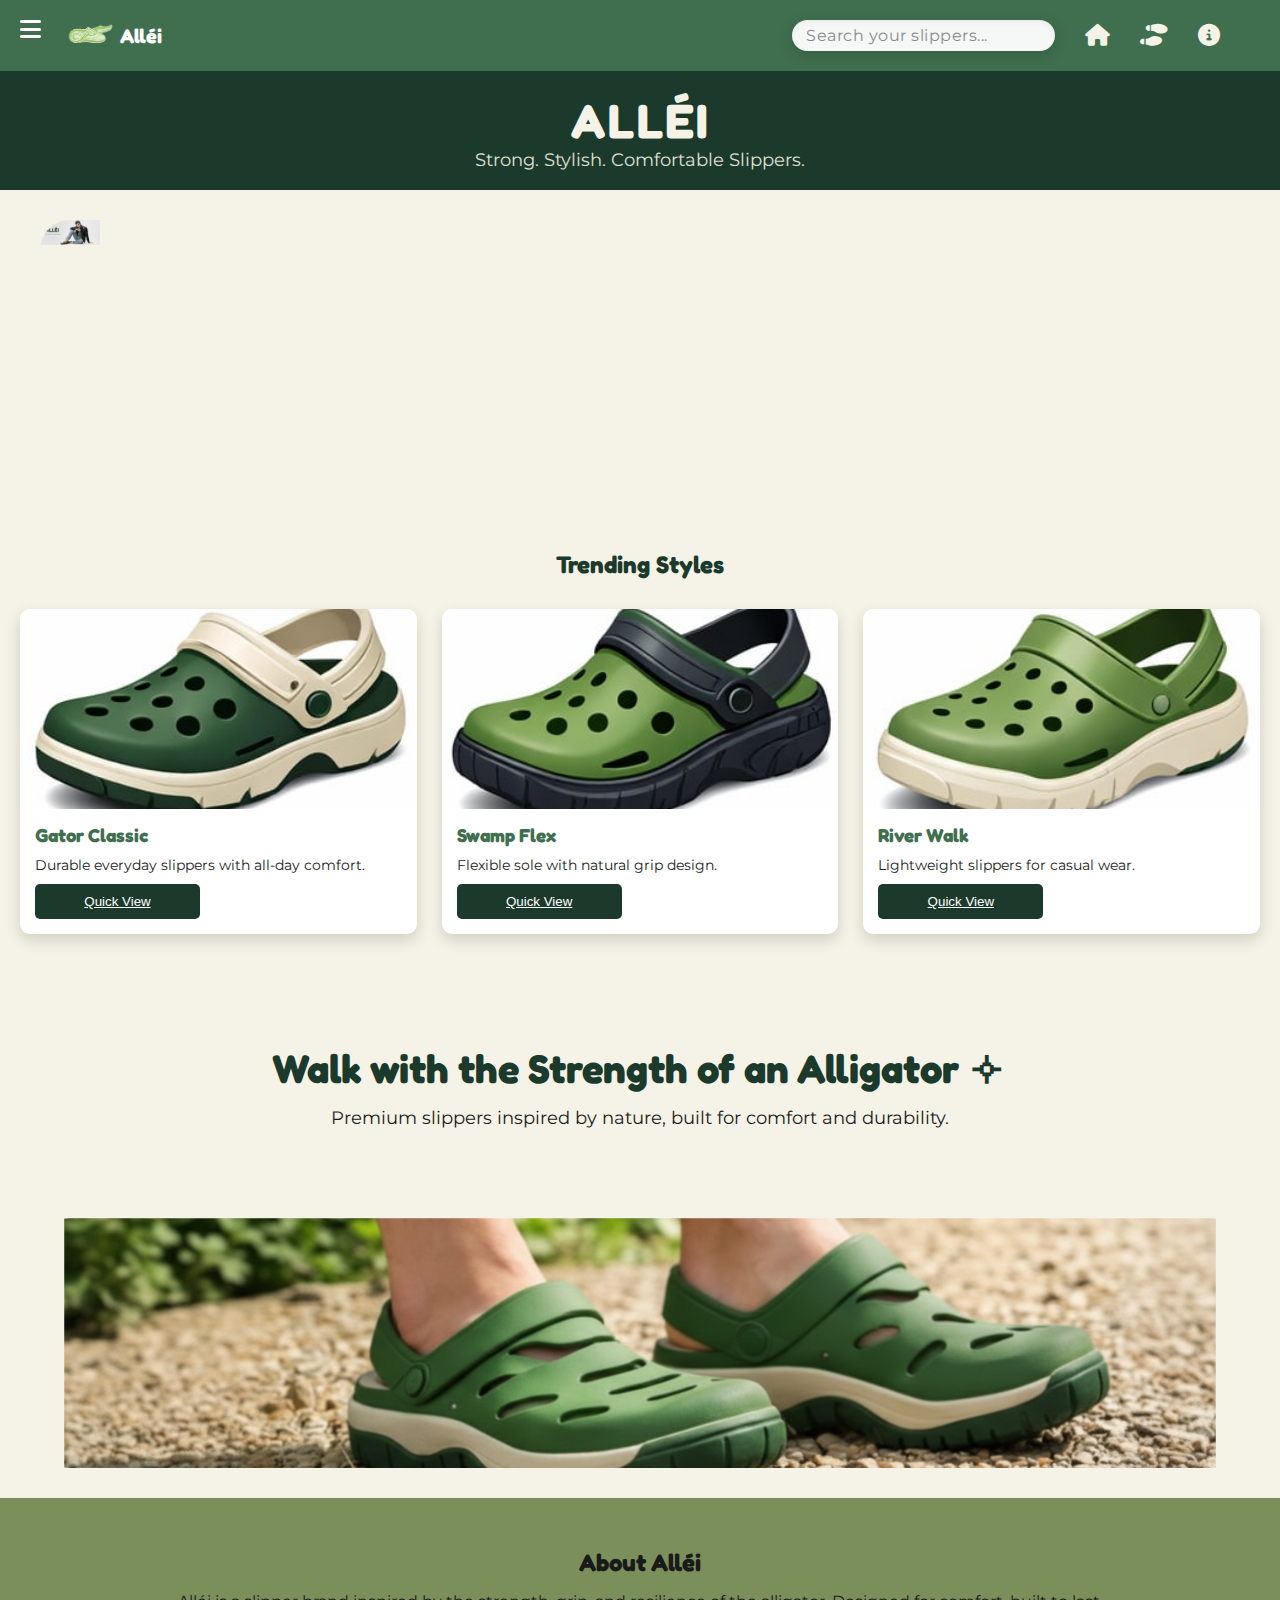
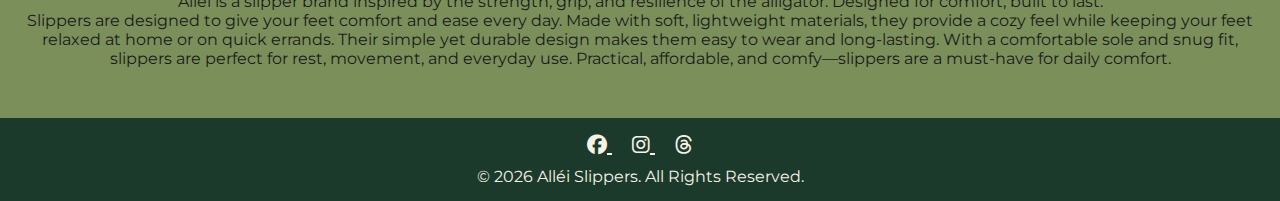
<file: index.html>
<!DOCTYPE html>
<html lang="en">
<head>
<meta charset="UTF-8">
<meta name="viewport" content="width=device-width, initial-scale=1.0">
<title>Alligator | Slippers</title>
<link rel="stylesheet" href="https://cdnjs.cloudflare.com/ajax/libs/font-awesome/6.5.1/css/all.min.css">
<link rel="stylesheet" href="https://fonts.googleapis.com/css2?family=Fredoka+One&family=Montserrat:wght@400;600&display=swap">
<link rel="stylesheet" href="styles.css">
</head>

<body>
<nav class="icon-nav">
  <input type="checkbox" id="menu-toggle" hidden>
  <label for="menu-toggle" class="menu-toggle">
    <i class="fa-solid fa-bars"></i>  
  </label>
  
  <div class="menu">
    <div class="menu_header">
      <h2>Menu</h2>
    </div>
    <div class="menu_item">
       <a href="index.html" style="color:black;">
      <i class="fa-solid fa-house"></i>
      <span>Home</span>
   </a>
    </div>
    <div class="menu_item">
      <a href="shoppingcart.html" style="color:black;">
      <i class="fa-solid fa-cart-shopping"></i>
      <span>Cart</span>
      </a>
    </div>
    <div class="menu_item">
  <a href="Account.html" style="color:black;">
      <i class="fa-solid fa-user"></i>
      <span>Account</span>
  </a>
    </div>
    <div class="menu_item">
      <i class="fa-solid fa-circle-question"></i>
      <span>Help</span>
    </div>
  </div>
  <img src="logo.png" alt="Alli Logo" class="img">
    <h1 style="float: left; font-size: 20px; color: #FFFFFF; margin-right: 600px;">Alléi</h1>
<div class="search-bar-full">
    <input type="text" id="searchInput" placeholder="Search your slippers..." onkeyup="searchProducts()">
</div>

    <a href="#" title="Home">
        <i class="fa-solid fa-house"></i>
    </a>
    <a href="Products.html" title="Products">
        <i class="fa-solid fa-shoe-prints"></i>
    </a>
    <a href="#about" title="About">
        <i class="fa-solid fa-circle-info"></i>
    </a>
</nav>

<header>
    <h1>ALLÉI</h1>
    <p>Strong. Stylish. Comfortable Slippers.</p>
</header>
  <div id="front-model">
   <img src="front.png" alt="front-model">
  </div>
<section class="products" id="products">
   
  <h2>Trending Styles</h2>

    <div class="product-grid">
        <!-- PRODUCT 1 -->
        <div class="card">
            <img src="gatorclassic.jpg" alt="Slipper 1">
            <div class="card-content">
                <h3>Gator Classic</h3>
                <p>Durable everyday slippers with all-day comfort.</p>
                <button><a href="Products.html" onclick="buy()">Quick View</a></button>
            </div>
        </div>

        <!-- PRODUCT 2 -->
        <div class="card">
           <img src="swampflex.jpg" alt="Slipper 2">
            <div class="card-content">
                <h3>Swamp Flex</h3>
                <p>Flexible sole with natural grip design.</p>
                <button><a href="Products.html" onclick="buy()">Quick View</a></button>
            </div>
        </div>

        <!-- PRODUCT 3 -->
        <div class="card">
           <img src="riverwalk.jpg" alt="Slipper 3">
            <div class="card-content">
                <h3>River Walk</h3>
                <p>Lightweight slippers for casual wear.</p>
                <button><a href="Products.html" onclick="buy()">Quick View</a></button>
            </div>
        </div>
    </div>
</section>
    <section class="hero">
       <h2>Walk with the Strength of an Alligator 🝊</h2>
       <p>Premium slippers inspired by nature, built for comfort and durability.</p>
    </section>

    <div class="carousel">
       <img src="footie1.png" class="carousel-img" alt="Slipper 1">
       <img src="footie2.png" class="carousel-img" alt="Slipper 2">
       <img src="footie3.png" class="carousel-img" alt="Slipper 3">
       <img src="footie4.png" class="carousel-img" alt="Slipper 3">
    </div>

<section class="about" id="about">
    <h2>About Alléi</h2>
    <p>
        Alléi is a slipper brand inspired by the strength, grip, and resilience
        of the alligator. Designed for comfort, built to last.
        <br>Slippers are designed to give your feet comfort and ease every day. Made with soft, lightweight materials, they provide a cozy feel while keeping your feet relaxed at home or on quick errands. Their simple yet durable design makes them easy to wear and long-lasting. With a comfortable sole and snug fit, slippers are perfect for rest, movement, and everyday use. Practical, affordable, and comfy—slippers are a must-have for daily comfort.
    </p>
</section>

<footer>
    <div style="margin-bottom:10px;">
    <a href="https://www.facebook.com/marycharlene.perez.9" style="color:#F5F3E7; margin:0 10px; font-size:20px;">
        <i class="fa-brands fa-facebook"></i>
    </a>
    <a href="https://www.instagram.com/pcha_mary" style="color:#F5F3E7; margin:0 10px; font-size:20px;">
        <i class="fa-brands fa-instagram"></i>
    </a>
    <a href="https://www.threads.com/@pcha_mary" style="color:#F5F3E7; margin:0 10px; font-size:20px;">
        <i class="fa-brands fa-threads"></i>
    </a>
</div>

    <p>© 2026 Alléi Slippers. All Rights Reserved.</p>
</footer>

<script>
let currentIndex = 0;
const slides = document.querySelectorAll('.carousel-img');

function showSlide(index) {
  slides.forEach((img, i) => {
    img.classList.remove('active');
    if(i === index) img.classList.add('active');
  });
}

// initial display
showSlide(currentIndex);

// rotate every 5 seconds
setInterval(() => {
  currentIndex = (currentIndex + 1) % slides.length;
  showSlide(currentIndex);
}, 5000); // 5000ms = 5 seconds

</script>




</body>
</html>
</file>
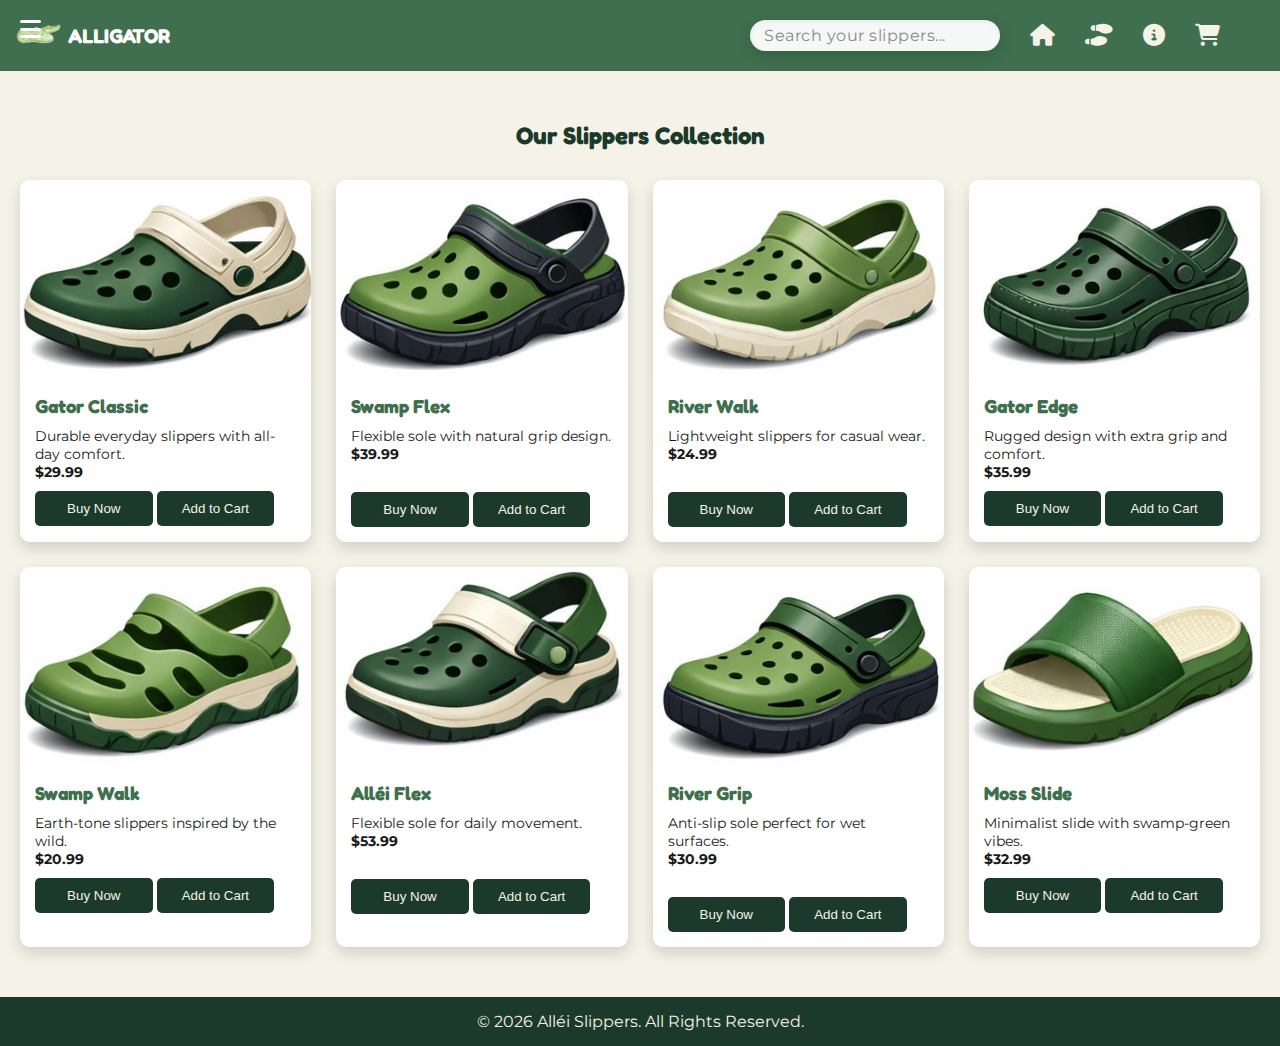
<file: Products.html>
<!DOCTYPE html>
<html lang="en">
<head>
<meta charset="UTF-8">
<meta name="viewport" content="width=device-width, initial-scale=1.0">
<title>Alligator | Slippers</title>
<link rel="stylesheet" href="https://cdnjs.cloudflare.com/ajax/libs/font-awesome/6.5.1/css/all.min.css">
<link rel="stylesheet" href="https://fonts.googleapis.com/css2?family=Fredoka+One&family=Montserrat:wght@400;600&display=swap">
<link rel="stylesheet" href="styles.css">
</head>

<body>
<nav class="icon-nav">
  <input type="checkbox" id="menu-toggle" hidden>
  <label for="menu-toggle" class="menu-toggle">
    <i class="fa-solid fa-bars"></i>  
  </label>
  
  <div class="menu">
    <div class="menu_header">
      <h2>Menu</h2>
    </div>
    <div class="menu_item">
 <a href= "index.html" style="color:black;">
      <i class="fa-solid fa-house"></i>
      <span>Home</span>
   </a>
    </div>
    <div class="menu_item">
     <a href= "shoppingcart.html" style="color:black;">
      <i class="fa-solid fa-cart-shopping"></i>
      <span>Cart</span>
     </a>
    </div>
    <div class="menu_item">
      <a href= "Account.html" style="color:black;">
      <i class="fa-solid fa-user"></i>
      <span>Account</span>
     </a>
    </div>
    <div class="menu_item">
      <i class="fa-solid fa-circle-question"></i>
      <span>Help</span>
    </div>
  </div>

    <img src="logo.png" alt="Alli Logo" class="img">
    <h1 style="float: left; font-size: 20px; color: #FFFFFF; margin-right: 550px;">ALLIGATOR</h1>
<div class="search-bar-full">
    <input type="text" id="searchInput" placeholder="Search your slippers..." onkeyup="searchProducts()">
</div>

    <a href="index.html" title="Home">
        <i class="fa-solid fa-house"></i>
    </a>
    <a href="Products.html" title="Products">
        <i class="fa-solid fa-shoe-prints"></i>
    </a>
    <a href="#about" href".about" title="About">
        <i class="fa-solid fa-circle-info"></i>
    </a>
    <a href="shoppingcart.html" onclick="cart()" title="Cart">
        <i class="fa-solid fa-cart-shopping"></i>
    </a>
</nav>

<section class="products" id="products">
  <h2>Our Slippers Collection</h2>

    <div class="product-grid">
        <!-- PRODUCT 1 -->
        <div class="card">
            <img src="gatorclassic.jpg" alt="Slipper 1">
            <div class="card-content">
                <h3>Gator Classic</h3>
                <p>Durable everyday slippers with all-day comfort.<br><b> $29.99</b></p>
               <div>
                <button onclick="buy()">Buy Now</button> 
                <button onclick="cart()">Add to Cart</button>
              </div>
            </div>
        </div>

        <!-- PRODUCT 2 -->
        <div class="card">
           <img src="swampflex.jpg" alt="Slipper 2">
            <div class="card-content">
                <h3>Swamp Flex</h3>
                <p>Flexible sole with natural grip design.<br><b> $39.99</b></p><br>
            <div>
                <button onclick="buy()">Buy Now</button> 
                <button onclick="cart()">Add to Cart</button>
              </div>
            </div>
        </div>

        <!-- PRODUCT 3 -->
        <div class="card">
           <img src="riverwalk.jpg" alt="Slipper 3">
            <div class="card-content">
                <h3>River Walk</h3>
                <p>Lightweight slippers for casual wear.<br><b> $24.99</b></p><br>
               <div>
                <button onclick="buy()">Buy Now</button> 
                <button onclick="cart()">Add to Cart</button>
              </div>
            </div>
        </div>
        <!-- PRODUCT 4 -->
<div class="card">
    <img src="gatoredge.jpg" alt="Slipper 4">
    <div class="card-content">
        <h3>Gator Edge</h3>
        <p>Rugged design with extra grip and comfort.<br><b> $35.99</b></p>
       <div>
                <button onclick="buy()">Buy Now</button> 
                <button onclick="cart()">Add to Cart</button>
              </div>
    </div>
</div>

<!-- PRODUCT 5 -->
<div class="card">
    <img src="swampwalk.jpg" alt="Slipper 5">
    <div class="card-content">
        <h3>Swamp Walk</h3>
        <p>Earth-tone slippers inspired by the wild.<br><b> $20.99</b></p>
         <div>
                <button onclick="buy()">Buy Now</button> 
                <button onclick="cart()">Add to Cart</button>
              </div>
    </div>
</div>

<!-- PRODUCT 6 -->
<div class="card">
   <img src="alleiflex.jpg" alt="Slipper 6">
    <div class="card-content">
        <h3>Alléi  Flex</h3>
        <p>Flexible sole for daily movement.<br><b> $53.99</b></p><br>
       <div>
                <button onclick="buy()">Buy Now</button> 
                <button onclick="cart()">Add to Cart</button>
              </div>
    </div>
</div>

<!-- PRODUCT 7 -->
<div class="card">
   <img src="rivergrip.jpg" alt="Slipper 7">
    <div class="card-content">
        <h3>River Grip</h3>
        <p>Anti-slip sole perfect for wet surfaces.<br><b> $30.99</b></p><br>
       <div>
                <button onclick="buy()">Buy Now</button> 
                <button onclick="cart()">Add to Cart</button>
              </div>
    </div>
</div>

<!-- PRODUCT 8 -->
<div class="card">
   <img src="mosslide.jpg" alt="Slipper 8">
    <div class="card-content">
        <h3>Moss Slide</h3>
        <p>Minimalist slide with swamp-green vibes.<br><b> $32.99</b></p>
       <div>
                <button onclick="buy()">Buy Now</button> 
                <button onclick="cart()">Add to Cart</button>
              </div>
        </div>
      </div>
    </div>
</section>

<script>
function buy() {
    alert("Thank you for choosing Alligator 🝊! This is a demo button.");
}
function cart() {
    alert("🛒 Cart is currently empty!This is a demo button.");
}


function searchProducts() {
    let input = document.getElementById("searchInput").value.toLowerCase();
    let cards = document.querySelectorAll(".card");

    cards.forEach(card => {
        let title = card.querySelector("h3").textContent.toLowerCase();
        let description = card.querySelector("p").textContent.toLowerCase();

        if (title.includes(input) || description.includes(input)) {
            card.style.display = "flex";
        } else {
            card.style.display = "none";
        }
    });
}
</script>
<footer>
    <p>© 2026 Alléi Slippers. All Rights Reserved.</p>
</footer>
</body>

</html>
</file>
<file: styles.css>
* {
    margin: 0;
    padding: 0;
    box-sizing: border-box;
}
  /* Logo font (cute/playful) */
.site-header .logo {
    height: 100px;
    margin-right: auto;
    font-family: 'Fredoka One', cursive; /* if you ever use text instead of image */
}

/* Main headings (product titles, section titles) */
h1, h2, h3 {
    font-family: 'Fredoka One', cursive;
}

/* Paragraphs & body text */
body, p {
    font-family: 'Montserrat', sans-serif;
}

body {
    background-color: #F5F3E7;
    color: #1A1A1A;
}


/* HEADER */
header {
    background-color: #1B3A2B;
    color: #F5F3E7;
    padding: 20px;
    text-align: center;
}

header h1 {
    font-size: 3rem;
    letter-spacing: 2px;
}

header p {
    font-size: 1.1rem;
    opacity: 0.9;
}

/* NAV */
nav {
    background-color: #3F6F4E;
    display: flex;
    justify-content: center;
    gap: 30px;
    padding: 12px;
}

nav a {
    color: #F5F3E7;
    text-decoration: none;
    font-weight: bold;
}

nav a:hover {
    text-decoration: underline;
}

/* HERO */
.hero {
    padding: 60px 20px;
    text-align: center;
}

.hero h2 {
    font-size: 2.5rem;
    color: #1B3A2B;
}

.hero p {
    margin-top: 15px;
    font-size: 1.1rem;
}

/* PRODUCTS */
.products {
    padding: 50px 20px;
}

.products h2 {
    text-align: center;
    margin-bottom: 30px;
    color: #1B3A2B;
}

.product-grid {
    display: grid;
    grid-template-columns: repeat(auto-fit, minmax(250px, 1fr));
    gap: 25px;

    align-items: stretch;
}

.card {
    background: white;
    border-radius: 10px;
    box-shadow: 0 6px 15px rgba(0,0,0,0.15);
    overflow: hidden;
    transition: transform 0.4s ease, box-shadow 0.4s ease;
    display: flex;
    flex-direction: column;
}

.card:hover {
    transform: rotateY(10deg) rotateX(5deg) scale(1.05);
    box-shadow: 0 15px 30px rgba(0,0,0,0.25);
}

/* Optional: make the slipper image lift slightly */
.card img {
    width: 100%;
    height: 200px;
    object-fit: cover;
    transition: transform 0.4s ease;
}

.card:hover img {
    transform: translateY(-5px) scale(1.05);
}


.card:hover {
    transform: translateY(-5px);
}

.card img {
    width: 100%;
    height: 200px;
    object-fit: cover;
}

.card-content {
    padding: 15px;
    display: flex;
    flex-direction: column;
    flex-grow: 1;
}

.card-content h3 {
    color: #3F6F4E;
}

.card-content p {
    font-size: 0.9rem;
    margin: 10px 0;
}

.card-content button {
    background-color: #1B3A2B;
    color: #F5F3E7;
    border: none;
    padding: 10px 15px;
    border-radius: 5px;
    cursor: pointer;
    width:45%;
}

.card-content button:hover {
    background-color: #7A8F5A;
}

.card-content button {
    margin-top: auto;
}

/* ABOUT */
.about {
    padding: 50px 20px;
    background-color: #7A8F5A;
    color: #1A1A1A;
    text-align: center;
}

.about h2 {
    margin-bottom: 15px;
}

/* FOOTER */
footer {
    background-color: #1B3A2B;
    color: #F5F3E7;
    text-align: center;
    padding: 15px;
}

/* ICON NAVBAR */
.icon-nav {
    position: sticky;
    top: 0;
    background-color: #3F6F4E;
    display: flex;
    justify-content: flex-end;
    align-items: center;
    padding: 0px 60px;
    z-index: 1000;
}

img {
   position: sticky;
   display: flex;
   justify-content: flex-end;
   float: left;
   width: 60px;
   margin-right: -30px;
}

.icon-nav a {
    color: #F5F3E7;
    font-size: 22px;
    text-decoration: none;
    transition: transform 0.2s, color 0.2s;
}

.icon-nav a:hover {
    color: #7A8F5A;
    transform: scale(1.2);
}

/* MOBILE FRIENDLY */
@media (max-width: 600px) {
    .icon-nav a {
        font-size: 26px;
    }
}

@media (max-width: 768px) {
    .site-header .logo {
        height: 50px; 
    }
}

/* Header container */
.site-header {
    display: flex;
    align-items: center;   /* vertically center logo & nav */
    padding: 10px 20px;
    background-color: white; /* or your header color */
}

.site-header .logo {
    height: 90px; /* desktop size */
    margin-right: auto;
}

@media (max-width: 768px) {
    .site-header .logo {
        height: 70px; /* smaller on phones */
    }
}

.carousel {
  position: relative;
  width: 100%;
  max-width: 10000px; /* adjust to your site */
  margin: 20px auto;
  overflow: hidden;
  border-radius: 20px;
}

.carousel {
  position: relative;
  width: 100%;          
  max-width: 1200px;   
  height: 250px;        
  margin: 30px auto;
  overflow: hidden;
  border-radius: 30px;
}

.carousel-img {
  width: 100%;         
  height: 120%;        
  object-fit: contain;  
  display: none;       
  margin: 0 auto;      
}

.carousel-img.active {
  display: block;      
}
.menu-toggle {
  position: fixed;
  top: 15px;
  left: 20px;
  font-size: 24px;
  z-index: 2;
  cursor: pointer;
  transition: transform 0.3s;
  color: #fff;
}
.menu {
  position: fixed;
  
  top: 0;
  left: 0;
  width: 260px;
  height: 100%;
  background-color: #fff;
  padding: 20px;
  z-index: 1;
  display: flex;
  flex-direction: column;
  gap: 20px;
  transition: transform 0.3s;
  transform: translateX(-100%);
}
.menu_header {
  font-size: 20px;
  padding-bottom: 10px;
  margin-bottom: 20px;
  border-bottom: 1px solid #fff;
  color: #333;
}
.menu_item {
  display: flex;
  align-item: center;
  padding: 14px;
  border-radius: 8px;
  transition: all 0.1s;
  cursor: pointer;
  color: #333;
}
.menu_item:hover {
  background-color: #eee;
}

.menu_item i {
  text-align: center;
  width: 20px;
  font-size: 22px;
}
.menu_item span {
  font-weight: 500;
  margin-left: 20px;
}

#menu-toggle:checked~.menu {
  transform: translateX(0);
  box-shadow: 0 0 20px rgba(0, 0, 0, 0.2);
}

#menu-toggle:checked~.menu-toggle {
  transform: translateX(200px);
  color: #333;
}

.content {
  margin: 25px auto;
  text-align: center;
  color: #fff;
}

a {
  color: white;
}

.search-bar-full {
    width: 30%;
    background-color: #3F6F4E;   
    padding: 20px 0;
    display: flex;
    justify-content: center;     
    align-items: center;
}


.search-bar-full input {
    width: 100%;                  
    max-width: 700px;            
    min-width: 250px;
    padding: 6px 14px;
    border-radius: 50px;
    border: none;
    outline: none;
    font-size: 16px;
    font-family: 'Montserrat', sans-serif;

    background: rgba(255, 255, 255, 0.95);
    color: #2e2e2e;

    box-shadow: 
        0 4px 15px rgba(0, 0, 0, 0.15),
        inset 0 2px 5px rgba(0, 0, 0, 0.05);

    transition: all 0.4s ease;
}


.search-bar-full input::placeholder {
    color: #8a8a8a;
    letter-spacing: 0.5px;
}


.search-bar-full input:hover {
    box-shadow: 
        0 6px 18px rgba(0, 0, 0, 0.2),
        inset 0 2px 5px rgba(0, 0, 0, 0.05);
}


.search-bar-full input:focus {
    background: #ffffff;
    box-shadow: 
        0 0 0 3px rgba(255, 255, 255, 0.4),
        0 8px 20px rgba(0, 0, 0, 0.25);
    transform: scale(1.02);
}

/* ACCOUNT PAGE */

.account-container {
    display: flex;
    justify-content: center;
    align-items: center;
    gap: 40px;
    padding: 60px 20px;
    flex-wrap: wrap;
}

.account-card {
    background-color: #ffffff;
    padding: 30px;
    border-radius: 15px;
    width: 350px;
    box-shadow: 0 5px 20px rgba(0,0,0,0.1);
    text-align: center;
}

.account-card h2 {
    color: #1B3A2B;
    margin-bottom: 20px;
}

.account-card input {
    width: 100%;
    padding: 10px;
    margin: 8px 0;
    border-radius: 6px;
    border: 1px solid #ccc;
}

.account-card button {
    width: 100%;
    padding: 10px;
    margin-top: 12px;
    border: none;
    border-radius: 6px;
    background-color: #3F6F4E;
    color: #F5F3E7;
    cursor: pointer;
}

.account-card button:hover {
    background-color: #1B3A2B;
}

.switch-text {
    margin-top: 10px;
    font-size: 14px;
    color: #3F6F4E;
}

/* ========================= */
/* CART PAGE */
/* ========================= */

.cart-section {
    padding: 60px 20px;
    text-align: center;
}

.cart-section h2 {
    color: #1B3A2B;
    margin-bottom: 40px;
}

.cart-container {
    max-width: 900px;
    margin: auto;
    display: flex;
    flex-direction: column;
    gap: 25px;
}

.cart-item {
    display: flex;
    align-items: center;
    justify-content: space-between;
    background: white;
    padding: 20px;
    border-radius: 12px;
    box-shadow: 0 6px 15px rgba(0,0,0,0.1);
    flex-wrap: wrap;
}

.cart-item img {
    width: 120px;
    border-radius: 10px;
}

.cart-details {
    flex: 1;
    text-align: left;
    padding: 0 20px;
}

.cart-details h3 {
    color: #3F6F4E;
}

.quantity {
    display: flex;
    align-items: center;
    gap: 10px;
    margin-top: 10px;
}

.quantity button {
    padding: 5px 10px;
    border: none;
    background-color: #3F6F4E;
    color: #F5F3E7;
    border-radius: 5px;
    cursor: pointer;
}

.quantity button:hover {
    background-color: #1B3A2B;
}

.remove-btn {
    background-color: #7A8F5A;
    border: none;
    padding: 8px 15px;
    color: white;
    border-radius: 6px;
    cursor: pointer;
}

.remove-btn:hover {
    background-color: #1B3A2B;
}

.cart-summary {
    margin-top: 40px;
}

.checkout-btn {
    margin-top: 15px;
    padding: 12px 50px;
    background-color: #1B3A2B;
    color: #F5F3E7;
    border: none;
    border-radius: 8px;
    cursor: pointer;
    font-size: 20px;
}

.checkout-btn:hover {
    background-color: #3F6F4E;
}
#front-model {
  position: relative;
  width: 100%;          
  max-width: 1200px;   
  height: 250px;        
  margin: 30px auto;
  overflow: hidden;
  border-radius: 30px;
}
</file>
